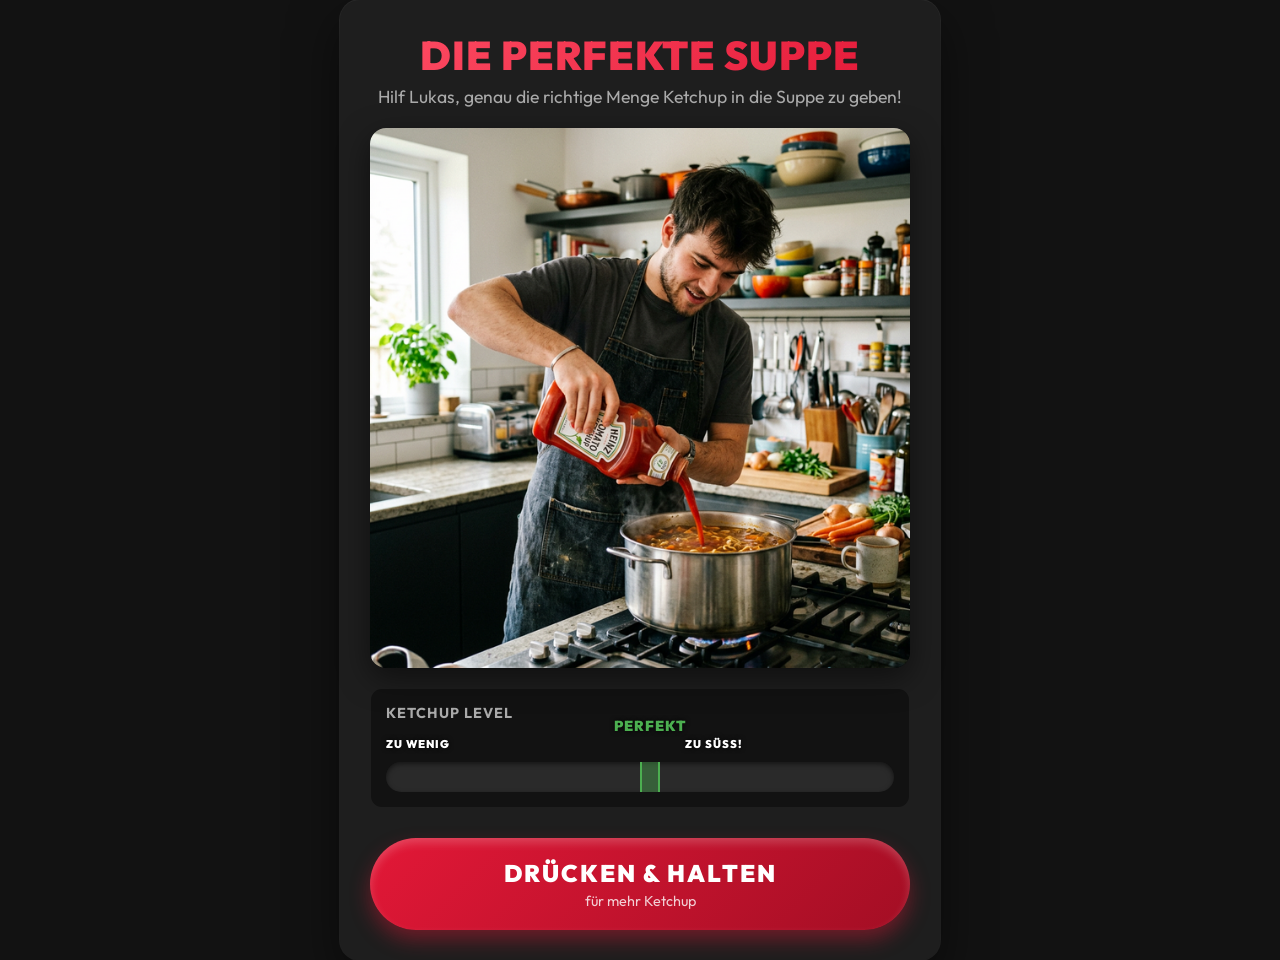
<file: ketchup-game/index.html>
<!DOCTYPE html>
<html lang="de">
<head>
    <meta charset="UTF-8">
    <meta name="viewport" content="width=device-width, initial-scale=1.0, viewport-fit=cover">
    <meta name="apple-mobile-web-app-capable" content="yes">
    <meta name="apple-mobile-web-app-status-bar-style" content="black-translucent">
    <title>Ketchup Suppen Spiel</title>
    <link rel="stylesheet" href="style.css">
    <link href="https://fonts.googleapis.com/css2?family=Outfit:wght@400;700;900&display=swap" rel="stylesheet">
</head>
<body>
    <div class="game-container">
        <div class="header">
            <h1>Die Perfekte Suppe</h1>
            <p>Hilf Lukas, genau die richtige Menge Ketchup in die Suppe zu geben!</p>
        </div>

        <div class="scene" id="gameScene">
            <div class="image-wrapper" id="imageWrapper">
                <img src="lukas.png" alt="Lukas gießt Ketchup" class="lukas-img" id="lukas">
                <div class="ketchup-stream" id="ketchupStream"></div>
            </div>
            
            <div id="funnyTextContainer" class="funny-text-container"></div>
            
            <div class="meter-container">
                <div class="meter-label">Ketchup Level</div>
                <div class="meter-wrapper">
                    <div class="meter-bg">
                        <div class="meter-fill" id="ketchupMeter"></div>
                    </div>
                    <div class="meter-markers">
                        <div class="marker marker-low" data-label="Zu wenig"></div>
                        <div class="marker marker-perfect" data-label="PERFEKT"></div>
                        <div class="marker marker-high" data-label="ZU SÜSS!"></div>
                    </div>
                </div>
            </div>
        </div>

        <div class="controls">
            <button id="pourBtn" class="pour-btn">
                <span class="btn-text">DRÜCKEN & HALTEN</span>
                <span class="btn-subtext">für mehr Ketchup</span>
            </button>
        </div>

        <div id="resultOverlay" class="result-overlay hidden">
            <div class="result-modal">
                <h2 id="resultTitle">Ergebnis</h2>
                <p id="resultText">Du hast X% Ketchup hinzugefügt.</p>
                <div class="rating-stars" id="ratingStars"></div>
                <button id="retryBtn" class="retry-btn">Nochmal versuchen</button>
            </div>
        </div>

        <div id="bloodyScreen" class="blood-screen hidden"></div>
    </div>
    <script src="script.js"></script>
</body>
</html>
</file>
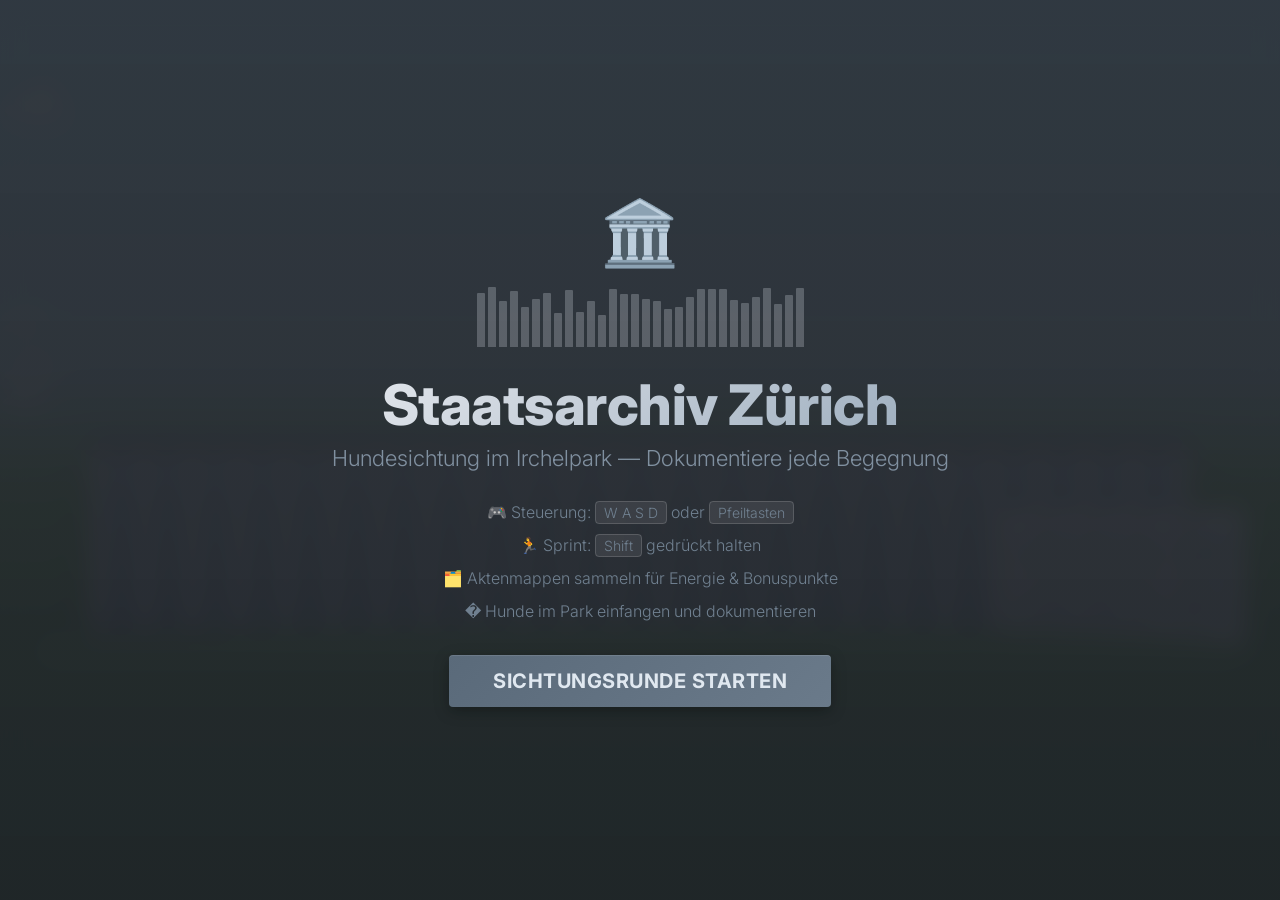
<file: hundefangen_stazh.html>
<!DOCTYPE html>
<html lang="de">

<head>
    <meta charset="UTF-8">
    <meta name="viewport" content="width=device-width, initial-scale=1.0, viewport-fit=cover">
    <meta name="apple-mobile-web-app-capable" content="yes">
    <meta name="apple-mobile-web-app-status-bar-style" content="black-translucent">
    <title>Staatsarchiv Zürich: Fensterblick Irchelpark</title>
    <link href="https://fonts.googleapis.com/css2?family=Inter:wght@300;400;600;700;800&display=swap" rel="stylesheet">
    <style>
        * {
            margin: 0;
            padding: 0;
            box-sizing: border-box;
            user-select: none;
        }

        html {
            height: -webkit-fill-available;
        }

        body {
            overflow: hidden;
            height: 100vh;
            height: -webkit-fill-available;
            background: #1a1a2e;
            font-family: 'Inter', 'Segoe UI', Tahoma, Geneva, Verdana, sans-serif;
        }

        #game-container {
            position: relative;
            width: 100vw;
            height: 100vh;
            height: -webkit-fill-available;
            background: linear-gradient(180deg, #87CEEB 0%, #B0D9F0 40%, #6BAF5B 55%, #4A8A3C 70%, #3D7A32 100%);
            overflow: hidden;
        }

        /* === STAATSARCHIV GEBÄUDE (CSS-Architektur) === */
        #staatsarchiv-building {
            position: absolute;
            bottom: 28%;
            left: 50%;
            transform: translateX(-50%);
            width: min(92vw, 1100px);
            z-index: 5;
            pointer-events: none;
        }

        .building-main {
            position: relative;
            height: 180px;
            display: flex;
            background: linear-gradient(180deg, #b8bcc2 0%, #a8acb2 50%, #989ca2 100%);
            border-top: 4px solid #7a7e84;
            box-shadow: 0 8px 32px rgba(0, 0, 0, 0.25), inset 0 1px 0 rgba(255, 255, 255, 0.3);
        }

        /* Vertikale Beton-Lamellen */
        .concrete-fin {
            flex: 0 0 auto;
            width: 18px;
            height: 100%;
            background: linear-gradient(90deg, #c5c9cf 0%, #d5d9df 40%, #b0b4ba 100%);
            box-shadow: 2px 0 4px rgba(0, 0, 0, 0.15), -1px 0 2px rgba(0, 0, 0, 0.08);
            position: relative;
            z-index: 2;
        }

        .concrete-fin::after {
            content: '';
            position: absolute;
            top: 0;
            left: 0;
            right: 0;
            bottom: 0;
            background: linear-gradient(180deg, rgba(255, 255, 255, 0.15) 0%, transparent 30%, transparent 70%, rgba(0, 0, 0, 0.08) 100%);
        }

        /* Glas-Panels zwischen den Lamellen */
        .glass-panel {
            flex: 1;
            height: 100%;
            background: linear-gradient(180deg,
                    rgba(120, 160, 190, 0.7) 0%,
                    rgba(100, 145, 175, 0.6) 20%,
                    rgba(85, 135, 165, 0.5) 50%,
                    rgba(70, 120, 150, 0.55) 80%,
                    rgba(60, 100, 130, 0.6) 100%);
            position: relative;
            overflow: hidden;
        }

        .glass-panel::before {
            content: '';
            position: absolute;
            top: 0;
            left: 0;
            right: 0;
            height: 40%;
            background: linear-gradient(180deg, rgba(180, 210, 235, 0.4) 0%, transparent 100%);
        }

        .glass-panel::after {
            content: '';
            position: absolute;
            top: 10%;
            left: 20%;
            width: 3px;
            height: 75%;
            background: rgba(255, 255, 255, 0.08);
            transform: skewX(-2deg);
        }

        /* Gebäude-Dach / oberer Abschluss */
        .building-roof {
            height: 12px;
            background: linear-gradient(180deg, #888c92, #a0a4aa);
            border-top: 2px solid #6a6e74;
            box-shadow: 0 -2px 8px rgba(0, 0, 0, 0.1);
        }

        /* Gebäude-Sockel */
        .building-base {
            height: 20px;
            background: linear-gradient(180deg, #7a7e84 0%, #686c72 100%);
            box-shadow: 0 4px 12px rgba(0, 0, 0, 0.3);
        }

        /* Rechter Anbau (weisser Trakt) */
        .building-annex {
            position: absolute;
            right: -5%;
            bottom: 0;
            width: 22%;
            height: 140px;
            background: linear-gradient(180deg, #e8eaec 0%, #d8dadc 100%);
            border: 1px solid #b0b4ba;
            box-shadow: -4px 0 12px rgba(0, 0, 0, 0.15);
            z-index: 1;
        }

        .annex-windows {
            display: grid;
            grid-template-columns: repeat(3, 1fr);
            grid-template-rows: repeat(2, 1fr);
            gap: 8px;
            padding: 20px 12px;
            height: 100%;
        }

        .annex-window {
            background: linear-gradient(180deg, rgba(130, 170, 190, 0.5) 0%, rgba(100, 140, 160, 0.4) 100%);
            border: 1px solid #a0a4aa;
            border-radius: 1px;
        }

        /* Spiegelung im Glas */
        .glass-reflection {
            position: absolute;
            top: 0;
            left: 8%;
            width: 35%;
            height: 100%;
            background: linear-gradient(135deg, rgba(255, 255, 255, 0.06) 0%, transparent 60%);
            pointer-events: none;
            z-index: 3;
        }

        /* Weg zum Gebäude */
        .building-path {
            position: absolute;
            bottom: 24%;
            left: 50%;
            transform: translateX(-50%) perspective(200px) rotateX(25deg);
            width: 120px;
            height: 80px;
            background: linear-gradient(180deg, #d4c9a8 0%, #c4b998 100%);
            border-radius: 2px;
            z-index: 4;
            pointer-events: none;
            opacity: 0.7;
        }

        /* Gras-Hügel vor dem Gebäude */
        .grass-mound {
            position: absolute;
            bottom: 26%;
            left: 50%;
            transform: translateX(-50%);
            width: min(96vw, 1200px);
            height: 40px;
            background: linear-gradient(180deg, #6BAF5B 0%, #5A9E4A 100%);
            border-radius: 50% 50% 0 0;
            z-index: 6;
            pointer-events: none;
        }

        /* === Wolken === */
        .cloud {
            position: absolute;
            font-size: 40px;
            opacity: 0.6;
            animation: cloudMove linear infinite;
            pointer-events: none;
        }

        @keyframes cloudMove {
            from {
                transform: translateX(-100px);
            }

            to {
                transform: translateX(calc(100vw + 100px));
            }
        }

        /* === Bäume / Parkdeko === */
        .tree {
            position: absolute;
            font-size: 50px;
            bottom: 0;
            pointer-events: none;
            filter: drop-shadow(2px 4px 3px rgba(0, 0, 0, 0.2));
        }

        /* === Rabenkrähen === */
        .crow {
            position: absolute;
            font-size: 28px;
            z-index: 8;
            pointer-events: none;
            filter: drop-shadow(1px 2px 2px rgba(0, 0, 0, 0.2));
            transition: transform 0.3s ease;
        }

        .crow-caw {
            position: absolute;
            background: rgba(30, 34, 40, 0.85);
            color: #d0d4da;
            padding: 3px 8px;
            border-radius: 8px;
            font-size: 11px;
            font-weight: 600;
            font-style: italic;
            z-index: 9;
            pointer-events: none;
            animation: cawFloat 1.2s ease-out forwards;
            letter-spacing: 0.5px;
        }

        @keyframes cawFloat {
            0% {
                transform: translateY(0) scale(0.5);
                opacity: 0;
            }

            15% {
                transform: translateY(-8px) scale(1);
                opacity: 1;
            }

            75% {
                opacity: 0.8;
            }

            100% {
                transform: translateY(-30px);
                opacity: 0;
            }
        }

        /* === Spieler und Hunde === */
        .dog {
            position: absolute;
            font-size: 40px;
            transition: none;
            z-index: 10;
            filter: drop-shadow(2px 3px 2px rgba(0, 0, 0, 0.3));
        }

        .dog.player {
            z-index: 20;
            font-size: 48px;
            filter: drop-shadow(2px 3px 4px rgba(0, 0, 0, 0.4));
        }

        .dog.caught {
            opacity: 0.85;
            font-size: 36px;
        }

        /* Fang-Effekt */
        .catch-effect {
            position: absolute;
            font-size: 24px;
            font-weight: bold;
            color: #FF6B00;
            text-shadow: 0 0 10px #FFD700;
            z-index: 100;
            pointer-events: none;
            animation: catchPop 0.8s ease-out forwards;
        }

        @keyframes catchPop {
            0% {
                transform: scale(0.5) translateY(0);
                opacity: 1;
            }

            50% {
                transform: scale(1.3) translateY(-30px);
                opacity: 1;
            }

            100% {
                transform: scale(1) translateY(-60px);
                opacity: 0;
            }
        }

        /* Konfetti */
        .confetti {
            position: absolute;
            width: 10px;
            height: 10px;
            z-index: 200;
            pointer-events: none;
            animation: confettiFall linear forwards;
        }

        @keyframes confettiFall {
            0% {
                transform: translateY(0) rotate(0deg);
                opacity: 1;
            }

            100% {
                transform: translateY(100vh) rotate(720deg);
                opacity: 0;
            }
        }

        /* === HUD === */
        #hud {
            position: absolute;
            top: 0;
            left: 0;
            right: 0;
            display: flex;
            justify-content: space-between;
            align-items: center;
            padding: 10px 24px;
            background: linear-gradient(180deg, rgba(60, 64, 70, 0.92) 0%, rgba(50, 54, 60, 0.88) 100%);
            backdrop-filter: blur(8px);
            z-index: 50;
            color: #e0e4ea;
            font-size: 18px;
            font-weight: 600;
            border-bottom: 1px solid rgba(255, 255, 255, 0.08);
        }

        #hud .hud-item {
            display: flex;
            align-items: center;
            gap: 6px;
        }

        #hud .hud-item span.label {
            color: #c0c8d0;
            font-weight: 400;
            font-size: 14px;
            letter-spacing: 0.5px;
            text-transform: uppercase;
        }

        /* === Screens === */
        #start-screen,
        #level-screen,
        #win-screen {
            position: absolute;
            top: 0;
            left: 0;
            right: 0;
            bottom: 0;
            display: flex;
            flex-direction: column;
            justify-content: center;
            align-items: center;
            background: linear-gradient(180deg, rgba(40, 44, 50, 0.92) 0%, rgba(30, 34, 40, 0.95) 100%);
            backdrop-filter: blur(12px);
            z-index: 500;
            color: white;
            text-align: center;
        }

        .screen-title {
            font-size: clamp(30px, 7vw, 56px);
            margin-bottom: 6px;
            font-weight: 800;
            letter-spacing: -0.5px;
            background: linear-gradient(135deg, #e0e4ea 0%, #a0b0c0 100%);
            -webkit-background-clip: text;
            -webkit-text-fill-color: transparent;
            background-clip: text;
        }

        .screen-subtitle {
            font-size: clamp(16px, 3.5vw, 22px);
            color: #8090a0;
            margin-bottom: 28px;
            font-weight: 300;
        }

        .screen-info {
            font-size: 16px;
            color: #708090;
            margin-bottom: 6px;
            line-height: 1.7;
            font-weight: 300;
        }

        .screen-info kbd {
            background: rgba(255, 255, 255, 0.08);
            border: 1px solid rgba(255, 255, 255, 0.15);
            border-radius: 4px;
            padding: 2px 8px;
            font-family: 'Inter', monospace;
            font-size: 14px;
        }

        /* Archiv-Signet auf Startscreen */
        .screen-signet {
            font-size: 64px;
            margin-bottom: 16px;
            opacity: 0.9;
        }

        .screen-building-silhouette {
            width: min(70vw, 500px);
            height: 60px;
            margin-bottom: 24px;
            display: flex;
            align-items: flex-end;
            justify-content: center;
            gap: 3px;
            opacity: 0.25;
        }

        .silhouette-fin {
            width: 8px;
            background: #e0e4ea;
            border-radius: 1px 1px 0 0;
        }

        .btn {
            margin-top: 24px;
            padding: 14px 44px;
            font-size: 20px;
            font-weight: 700;
            border: none;
            border-radius: 4px;
            cursor: pointer;
            background: linear-gradient(135deg, #5a6a7a 0%, #6a7a8a 100%);
            color: #e0e8f0;
            box-shadow: 0 4px 15px rgba(0, 0, 0, 0.3), inset 0 1px 0 rgba(255, 255, 255, 0.1);
            transition: transform 0.2s, box-shadow 0.2s;
            letter-spacing: 0.5px;
            text-transform: uppercase;
            font-family: 'Inter', sans-serif;
        }

        .btn:hover {
            transform: scale(1.03);
            box-shadow: 0 6px 20px rgba(0, 0, 0, 0.4);
            background: linear-gradient(135deg, #6a7a8a 0%, #7a8a9a 100%);
        }

        .btn:active {
            transform: scale(0.97);
        }

        .stats-box {
            background: rgba(255, 255, 255, 0.05);
            border: 1px solid rgba(255, 255, 255, 0.08);
            border-radius: 8px;
            padding: 18px 36px;
            margin: 16px 0;
        }

        .stats-box .stat {
            font-size: 20px;
            margin: 6px 0;
            font-weight: 300;
        }

        .stats-box .stat .val {
            color: #a0c0e0;
            font-weight: 700;
        }

        /* === Pfotenabdrücke === */
        .paw-print {
            position: absolute;
            font-size: 16px;
            opacity: 0.3;
            pointer-events: none;
            animation: pawFade 2s ease-out forwards;
        }

        @keyframes pawFade {
            0% {
                opacity: 0.3;
            }

            100% {
                opacity: 0;
            }
        }

        /* === Wuff-Bubble === */
        .wuff-bubble {
            position: absolute;
            background: rgba(255, 255, 255, 0.95);
            color: #3a4450;
            padding: 4px 10px;
            border-radius: 10px;
            font-size: 13px;
            font-weight: 600;
            z-index: 30;
            pointer-events: none;
            animation: bubbleFloat 1s ease-out forwards;
            box-shadow: 0 2px 8px rgba(0, 0, 0, 0.15);
        }

        .wuff-bubble::after {
            content: '';
            position: absolute;
            bottom: -5px;
            left: 50%;
            transform: translateX(-50%);
            border-left: 5px solid transparent;
            border-right: 5px solid transparent;
            border-top: 5px solid rgba(255, 255, 255, 0.95);
        }

        @keyframes bubbleFloat {
            0% {
                transform: translateY(0) scale(0.5);
                opacity: 0;
            }

            20% {
                transform: translateY(-10px) scale(1);
                opacity: 1;
            }

            80% {
                opacity: 1;
            }

            100% {
                transform: translateY(-40px);
                opacity: 0;
            }
        }

        /* === Mini-Map === */
        #minimap {
            position: absolute;
            bottom: 12px;
            right: 12px;
            width: 150px;
            height: 100px;
            background: rgba(40, 44, 50, 0.7);
            border: 1px solid rgba(255, 255, 255, 0.12);
            border-radius: 4px;
            z-index: 40;
            overflow: hidden;
            backdrop-filter: blur(4px);
        }

        .minimap-dot {
            position: absolute;
            width: 6px;
            height: 6px;
            border-radius: 50%;
        }

        .minimap-dot.player-dot {
            background: #a0c0e0;
            width: 8px;
            height: 8px;
            box-shadow: 0 0 4px #a0c0e0;
        }

        .minimap-dot.enemy-dot {
            background: #e07060;
        }

        .minimap-dot.caught-dot {
            background: #70b070;
        }

        /* === Speed Indicator === */
        .speed-indicator {
            position: absolute;
            bottom: 12px;
            left: 12px;
            color: #d0d8e0;
            font-size: 14px;
            background: rgba(40, 44, 50, 0.7);
            padding: 8px 14px;
            border-radius: 4px;
            z-index: 40;
            border: 1px solid rgba(255, 255, 255, 0.08);
            backdrop-filter: blur(4px);
            font-weight: 400;
        }

        /* === Dog Animations === */
        .dog-bounce {
            animation: dogBounce 0.5s ease-in-out infinite alternate;
        }

        @keyframes dogBounce {
            0% {
                transform: translateY(0) scaleX(1);
            }

            100% {
                transform: translateY(-5px) scaleX(-1);
            }
        }

        .dog-idle {
            animation: dogIdle 1.5s ease-in-out infinite alternate;
        }

        @keyframes dogIdle {
            0% {
                transform: translateY(0);
            }

            100% {
                transform: translateY(-3px);
            }
        }

        /* === Power-Up === */
        .powerup {
            position: absolute;
            font-size: 32px;
            z-index: 15;
            animation: powerupFloat 1s ease-in-out infinite alternate;
            filter: drop-shadow(0 0 6px rgba(180, 200, 220, 0.6));
            cursor: pointer;
        }

        @keyframes powerupFloat {
            0% {
                transform: translateY(0) scale(1);
            }

            100% {
                transform: translateY(-8px) scale(1.1);
            }
        }

        /* === Wegmarkierungen / Pollards === */
        .path-bollard {
            position: absolute;
            width: 6px;
            height: 16px;
            background: linear-gradient(180deg, #3a3e44 0%, #2a2e34 100%);
            border-radius: 3px 3px 0 0;
            z-index: 4;
            pointer-events: none;
        }

        /* === Mobile Controls === */
        #mobile-controls {
            display: none;
            position: absolute;
            bottom: 20px;
            bottom: calc(20px + env(safe-area-inset-bottom, 0px));
            left: 50%;
            transform: translateX(-50%);
            z-index: 60;
        }

        .mobile-btn {
            width: 60px;
            height: 60px;
            background: rgba(60, 64, 70, 0.5);
            border: 1px solid rgba(255, 255, 255, 0.2);
            border-radius: 50%;
            font-size: 28px;
            display: flex;
            align-items: center;
            justify-content: center;
            cursor: pointer;
            -webkit-tap-highlight-color: transparent;
            backdrop-filter: blur(4px);
        }

        .mobile-btn:active {
            background: rgba(80, 84, 90, 0.6);
        }

        .mobile-row {
            display: flex;
            justify-content: center;
            gap: 5px;
        }

        @media (pointer: coarse) {
            #mobile-controls {
                display: block;
            }



            .building-main {
                height: 120px;
            }

            .concrete-fin {
                width: 12px;
            }
        }
    </style>
</head>

<body>
    <div id="game-container">
        <!-- HUD -->
        <div id="hud" style="display:none;">
            <div class="hud-item">
                <span class="label">🗂️ Sichtungen:</span>
                <span id="pack-count">0</span>
            </div>
            <div class="hud-item">
                <span class="label">⭐ Punkte:</span>
                <span id="score">0</span>
            </div>
            <div class="hud-item">
                <span class="label">⏱️ Zeit:</span>
                <span id="timer">0:00</span>
            </div>
            <div class="hud-item">
                <span class="label">📊 Fenster:</span>
                <span id="level">1</span>
            </div>
        </div>



        <!-- Staatsarchiv Gebäude (Architektur) -->
        <div id="staatsarchiv-building">
            <div class="building-roof"></div>
            <div class="building-main" id="building-fins-container">
                <div class="glass-reflection"></div>
                <!-- Fins + Glass panels generated by JS -->
            </div>
            <div class="building-base"></div>
            <div class="building-annex">
                <div class="annex-windows">
                    <div class="annex-window"></div>
                    <div class="annex-window"></div>
                    <div class="annex-window"></div>
                    <div class="annex-window"></div>
                    <div class="annex-window"></div>
                    <div class="annex-window"></div>
                </div>
            </div>
        </div>

        <!-- Gras-Hügel -->
        <div class="grass-mound"></div>

        <!-- Weg -->
        <div class="building-path"></div>

        <!-- Minimap -->
        <div id="minimap" style="display:none;"></div>

        <!-- Speed Indicator -->
        <div class="speed-indicator" id="speed-indicator" style="display:none;">
            👀 Fensterblick
        </div>

        <!-- Mobile Controls -->
        <div id="mobile-controls">
            <div class="mobile-row">
                <div class="mobile-btn" data-dir="up">⬆️</div>
            </div>
            <div class="mobile-row">
                <div class="mobile-btn" data-dir="left">⬅️</div>
                <div class="mobile-btn" data-dir="down">⬇️</div>
                <div class="mobile-btn" data-dir="right">➡️</div>
            </div>
        </div>

        <!-- Start Screen -->
        <div id="start-screen">
            <div class="screen-signet">🏛️</div>
            <div class="screen-building-silhouette" id="start-silhouette"></div>
            <div class="screen-title">Staatsarchiv Zürich</div>
            <div class="screen-subtitle">Hundesichtung im Irchelpark — Dokumentiere jede Begegnung</div>
            <div class="screen-info">🎮 Steuerung: <kbd>W A S D</kbd> oder <kbd>Pfeiltasten</kbd></div>
            <div class="screen-info">🏃 Sprint: <kbd>Shift</kbd> gedrückt halten</div>
            <div class="screen-info">🗂️ Aktenmappen sammeln für Energie & Bonuspunkte</div>
            <div class="screen-info">� Hunde im Park einfangen und dokumentieren</div>
            <button class="btn" id="start-btn">Sichtungsrunde starten</button>
        </div>

        <!-- Level Complete Screen -->
        <div id="level-screen" style="display:none;">
            <div class="screen-title">Sichtungsrunde abgeschlossen</div>
            <div class="stats-box">
                <div class="stat">🐕 Hunde dokumentiert: <span class="val" id="ls-dogs">0</span></div>
                <div class="stat">⭐ Punkte: <span class="val" id="ls-score">0</span></div>
                <div class="stat">⏱️ Zeit: <span class="val" id="ls-time">0:00</span></div>
            </div>
            <button class="btn" id="next-btn">Nächstes Fenster öffnen</button>
        </div>

        <!-- Win Screen -->
        <div id="win-screen" style="display:none;">
            <div class="screen-title">Archivbericht komplett</div>
            <div class="screen-subtitle">Alle Fenster am Staatsarchiv wurden ausgewertet.</div>
            <div class="stats-box">
                <div class="stat">⭐ Gesamtpunkte: <span class="val" id="ws-score">0</span></div>
                <div class="stat">⏱️ Gesamtzeit: <span class="val" id="ws-time">0:00</span></div>
                <div class="stat">🐕 Hunde dokumentiert: <span class="val" id="ws-dogs">0</span></div>
            </div>
            <button class="btn" id="restart-btn">Neue Tagesrunde</button>
        </div>
    </div>

    <script>
        // ============================================================
        // STAATSARCHIV ZUERICH: FENSTERBLICK IRCHELPARK
        // ============================================================

        const container = document.getElementById('game-container');
        const hud = document.getElementById('hud');
        const minimapEl = document.getElementById('minimap');
        const speedIndicator = document.getElementById('speed-indicator');

        // Dog Emojis
        const DOG_EMOJIS = ['🐶', '🐩', '🦮', '🐕‍🦺', '🐕', '🦊'];
        const PLAYER_EMOJI = '🐕';
        const POWERUP_EMOJI = '🗂️';
        const BARK_SOUNDS = ['Wuff!', 'Wau wau!', 'Hechel...', 'Ruff!', 'Japs!', 'Wuff wuff!', 'Schnüffel...', 'Gassi!', '*schwanzwedel*', 'Kläff!', 'Wau!', '*hechel hechel*', 'Grrrr...', '*bell*', 'Yip!'];
        const CROW_CAWS = ['Kräh!', 'Kraa!', 'Krah krah!', 'Krrää!', 'Caw!', 'Krächz!'];
        const CROW_EMOJIS = ['🐦‍⬛'];

        // Level Konfiguration
        const LEVELS = [
            { dogs: 5, speed: 1.4, name: "Nordfenster", spot: "Irchelpark Wiesenrand", bgColor1: '#9ED3EC', bgColor2: '#4E9362', powerups: 2, sightingRate: 260 },
            { dogs: 7, speed: 1.95, name: "Lesesaalfenster", spot: "Beliebte Gassi-Route", bgColor1: '#E9CFA5', bgColor2: '#5A9F69', powerups: 3, sightingRate: 230 },
            { dogs: 9, speed: 2.35, name: "Westfenster", spot: "Bachweg im Irchelpark", bgColor1: '#9AC6E3', bgColor2: '#74B84A', powerups: 2, sightingRate: 205 },
            { dogs: 11, speed: 2.85, name: "Magazinfenster", spot: "Hundegruppe am Hang", bgColor1: '#D5B9D8', bgColor2: '#6AAE6A', powerups: 4, sightingRate: 180 },
            { dogs: 14, speed: 3.3, name: "Panoramafenster", spot: "Hauptweg Irchelpark", bgColor1: '#F2AE8B', bgColor2: '#53A065', powerups: 3, sightingRate: 155 },
        ];

        // Game State
        let state = {
            running: false,
            level: 0,
            score: 0,
            totalDogsCaught: 0,
            startTime: 0,
            levelStartTime: 0,
            player: { x: 0, y: 0, vx: 0, vy: 0, speed: 4, sprinting: false, stamina: 100 },
            dogs: [],
            caughtDogs: [], // Trail following player
            powerups: [],
            keys: {},
            mobileDir: { up: false, down: false, left: false, right: false },
            pawTimer: 0,
            archiveSightingTimer: 0,
            activeWindowIndex: -1,
            gameWidth: 0,
            gameHeight: 0,
        };

        // DOM Elements
        let playerEl = null;
        let dogElements = [];
        let caughtElements = [];
        let powerupElements = [];
        let treeElements = [];
        let cloudElements = [];
        let crowState = []; // { x, y, vx, vy, cawTimer, el }

        // ============================================================
        // Initialisierung
        // ============================================================

        function init() {
            state.gameWidth = window.innerWidth;
            state.gameHeight = window.innerHeight;

            // Events
            document.addEventListener('keydown', e => {
                state.keys[e.key.toLowerCase()] = true;
                if (['arrowup', 'arrowdown', 'arrowleft', 'arrowright', ' '].includes(e.key.toLowerCase())) {
                    e.preventDefault();
                }
            });
            document.addEventListener('keyup', e => {
                state.keys[e.key.toLowerCase()] = false;
            });

            // Mobile Controls
            document.querySelectorAll('.mobile-btn').forEach(btn => {
                const dir = btn.dataset.dir;
                btn.addEventListener('touchstart', e => { e.preventDefault(); state.mobileDir[dir] = true; }, { passive: false });
                btn.addEventListener('touchend', e => { e.preventDefault(); state.mobileDir[dir] = false; }, { passive: false });
            });

            // Buttons
            document.getElementById('start-btn').addEventListener('click', startGame);
            document.getElementById('next-btn').addEventListener('click', nextLevel);
            document.getElementById('restart-btn').addEventListener('click', restartGame);

            // Resize
            window.addEventListener('resize', () => {
                state.gameWidth = window.innerWidth;
                state.gameHeight = window.innerHeight;
            });

            // Deko
            createClouds();
            createBuildingFins();
            createStartSilhouette();
        }

        function createClouds() {
            for (let i = 0; i < 4; i++) {
                const cloud = document.createElement('div');
                cloud.className = 'cloud';
                cloud.textContent = '☁️';
                cloud.style.top = (5 + Math.random() * 40) + '%';
                cloud.style.animationDuration = (15 + Math.random() * 20) + 's';
                cloud.style.animationDelay = (-Math.random() * 20) + 's';
                cloud.style.fontSize = (30 + Math.random() * 30) + 'px';
                container.appendChild(cloud);
                cloudElements.push(cloud);
            }
        }

        function createBuildingFins() {
            const container = document.getElementById('building-fins-container');
            const finCount = window.matchMedia('(pointer: coarse)').matches ? 16 : 24;
            // Clear existing fins (keep the glass-reflection)
            const reflection = container.querySelector('.glass-reflection');
            container.innerHTML = '';
            if (reflection) container.appendChild(reflection);

            for (let i = 0; i < finCount; i++) {
                const fin = document.createElement('div');
                fin.className = 'concrete-fin';
                container.appendChild(fin);

                if (i < finCount - 1) {
                    const glass = document.createElement('div');
                    glass.className = 'glass-panel';
                    container.appendChild(glass);
                }
            }
        }

        function createStartSilhouette() {
            const sil = document.getElementById('start-silhouette');
            if (!sil) return;
            sil.innerHTML = '';
            for (let i = 0; i < 30; i++) {
                const fin = document.createElement('div');
                fin.className = 'silhouette-fin';
                const h = 30 + Math.random() * 30;
                fin.style.height = h + 'px';
                sil.appendChild(fin);
            }
        }

        function createCrows() {
            // Remove old crows
            crowState.forEach(c => c.el.remove());
            crowState = [];

            const count = 3 + Math.floor(Math.random() * 3); // 3-5 crows
            for (let i = 0; i < count; i++) {
                const el = document.createElement('div');
                el.className = 'crow';
                el.textContent = CROW_EMOJIS[0];
                container.appendChild(el);

                const crow = {
                    x: Math.random() * state.gameWidth,
                    y: 30 + Math.random() * (state.gameHeight * 0.3),
                    vx: (0.5 + Math.random() * 1.2) * (Math.random() < 0.5 ? 1 : -1),
                    vy: (Math.random() - 0.5) * 0.3,
                    cawTimer: Math.random() * 400,
                    glideTimer: Math.random() * 200,
                    el: el,
                };
                crowState.push(crow);
            }
        }

        function updateCrows(dt) {
            crowState.forEach(crow => {
                crow.cawTimer += dt;
                crow.glideTimer += dt;

                // Occasional direction shifts (gliding)
                if (crow.glideTimer > 120 + Math.random() * 200) {
                    crow.glideTimer = 0;
                    crow.vy = (Math.random() - 0.5) * 0.4;
                    crow.vx += (Math.random() - 0.5) * 0.3;
                    // Keep horizontal speed reasonable
                    const absVx = Math.abs(crow.vx);
                    if (absVx < 0.3) crow.vx = 0.5 * Math.sign(crow.vx);
                    if (absVx > 2) crow.vx = 2 * Math.sign(crow.vx);
                }

                crow.x += crow.vx * dt;
                crow.y += crow.vy * dt;

                // Wrap horizontally
                if (crow.x < -40) crow.x = state.gameWidth + 30;
                if (crow.x > state.gameWidth + 40) crow.x = -30;

                // Keep in upper part of screen
                crow.y = Math.max(20, Math.min(state.gameHeight * 0.4, crow.y));

                // Render
                crow.el.style.left = crow.x + 'px';
                crow.el.style.top = crow.y + 'px';
                crow.el.style.transform = crow.vx < 0 ? 'scaleX(-1)' : 'scaleX(1)';

                // Occasional cawing
                if (crow.cawTimer > 300 + Math.random() * 500) {
                    crow.cawTimer = 0;
                    if (Math.random() < 0.4) {
                        showCrowCaw(crow.x, crow.y - 15);
                    }
                }
            });
        }

        function showCrowCaw(x, y) {
            const caw = document.createElement('div');
            caw.className = 'crow-caw';
            caw.textContent = CROW_CAWS[Math.floor(Math.random() * CROW_CAWS.length)];
            caw.style.left = (x - 10) + 'px';
            caw.style.top = (y - 15) + 'px';
            container.appendChild(caw);
            setTimeout(() => caw.remove(), 1200);
        }

        function createTrees() {
            // Clear old trees
            treeElements.forEach(t => t.remove());
            treeElements = [];

            const trees = ['🌳', '🌲', '🌿', '🌱', '🪑', '🚶', '🚴', '🦆'];
            const count = 8 + Math.floor(Math.random() * 6);
            for (let i = 0; i < count; i++) {
                const tree = document.createElement('div');
                tree.className = 'tree';
                tree.textContent = trees[Math.floor(Math.random() * trees.length)];
                tree.style.left = (Math.random() * 90 + 5) + '%';
                tree.style.bottom = (Math.random() * 35) + '%';
                tree.style.fontSize = (35 + Math.random() * 30) + 'px';
                tree.style.opacity = 0.7 + Math.random() * 0.3;
                container.appendChild(tree);
                treeElements.push(tree);
            }
        }

        // ============================================================
        // Spiel starten
        // ============================================================

        function startGame() {
            document.getElementById('start-screen').style.display = 'none';
            state.level = 0;
            state.score = 0;
            state.totalDogsCaught = 0;
            state.startTime = Date.now();
            startLevel();
        }

        function restartGame() {
            document.getElementById('win-screen').style.display = 'none';
            state.level = 0;
            state.score = 0;
            state.totalDogsCaught = 0;
            state.startTime = Date.now();
            startLevel();
        }

        function nextLevel() {
            document.getElementById('level-screen').style.display = 'none';
            state.level++;
            if (state.level >= LEVELS.length) {
                showWinScreen();
                return;
            }
            startLevel();
        }

        function startLevel() {
            const lvl = LEVELS[state.level];

            // Update background - smooth gradient with Irchelpark feel
            container.style.background = `linear-gradient(180deg, ${lvl.bgColor1} 0%, ${lvl.bgColor1} 40%, ${lvl.bgColor2} 55%, ${lvl.bgColor2} 100%)`;


            // Clear old elements
            clearGameElements();

            // Create decorations
            createTrees();

            // Show HUD
            hud.style.display = 'flex';
            minimapEl.style.display = 'block';
            speedIndicator.style.display = 'block';
            document.getElementById('level').textContent = state.level + 1;

            // Place player in center
            state.player.x = state.gameWidth / 2;
            state.player.y = state.gameHeight / 2;
            state.player.vx = 0;
            state.player.vy = 0;
            state.player.stamina = 100;

            // Create player element
            playerEl = document.createElement('div');
            playerEl.className = 'dog player dog-idle';
            playerEl.textContent = PLAYER_EMOJI;
            container.appendChild(playerEl);

            // Create enemy dogs
            state.dogs = [];
            dogElements = [];
            for (let i = 0; i < lvl.dogs; i++) {
                const dog = {
                    x: Math.random() * (state.gameWidth - 100) + 50,
                    y: Math.random() * (state.gameHeight - 200) + 100,
                    vx: (Math.random() - 0.5) * 2,
                    vy: (Math.random() - 0.5) * 2,
                    emoji: DOG_EMOJIS[Math.floor(Math.random() * DOG_EMOJIS.length)],
                    speed: lvl.speed * (0.8 + Math.random() * 0.4),
                    scared: false,
                    scaredTimer: 0,
                    wanderTimer: Math.random() * 100,
                    barkTimer: Math.random() * 300,
                };
                state.dogs.push(dog);

                const el = document.createElement('div');
                el.className = 'dog dog-idle';
                el.textContent = dog.emoji;
                container.appendChild(el);
                dogElements.push(el);
            }

            // Create powerups
            state.powerups = [];
            powerupElements = [];
            for (let i = 0; i < lvl.powerups; i++) {
                createPowerup();
            }

            // Configure caught dogs trail
            state.caughtDogs = [];
            caughtElements = [];

            // Create crows for this level
            createCrows();

            // Start time
            state.levelStartTime = Date.now();

            // Start game loop
            state.running = true;
            requestAnimationFrame(gameLoop);
        }

        function createPowerup() {
            const pu = {
                x: Math.random() * (state.gameWidth - 100) + 50,
                y: Math.random() * (state.gameHeight - 200) + 100,
                type: 'archive-doc',
            };
            state.powerups.push(pu);

            const el = document.createElement('div');
            el.className = 'powerup';
            el.textContent = POWERUP_EMOJI;
            container.appendChild(el);
            powerupElements.push(el);
        }

        function clearGameElements() {
            if (playerEl) playerEl.remove();
            dogElements.forEach(el => el.remove());
            caughtElements.forEach(el => el.remove());
            powerupElements.forEach(el => el.remove());
            document.querySelectorAll('.paw-print, .catch-effect, .wuff-bubble, .confetti').forEach(el => el.remove());
            dogElements = [];
            caughtElements = [];
            powerupElements = [];
            state.dogs = [];
            state.caughtDogs = [];
            state.powerups = [];
        }

        // ============================================================
        // Game Loop
        // ============================================================

        let lastTime = 0;

        function gameLoop(timestamp) {
            if (!state.running) return;

            const dt = Math.min((timestamp - lastTime) / 16.67, 3); // Normalize to ~60fps
            lastTime = timestamp;

            updatePlayer(dt);
            updateDogs(dt);
            updateCaughtDogs(dt);
            updateCrows(dt);
            checkCollisions();
            updateHUD();
            updateMinimap();
            render();

            requestAnimationFrame(gameLoop);
        }

        // ============================================================
        // Spieler Update
        // ============================================================

        function updatePlayer(dt) {
            const p = state.player;
            let dx = 0, dy = 0;

            // Input
            if (state.keys['w'] || state.keys['arrowup'] || state.mobileDir.up) dy -= 1;
            if (state.keys['s'] || state.keys['arrowdown'] || state.mobileDir.down) dy += 1;
            if (state.keys['a'] || state.keys['arrowleft'] || state.mobileDir.left) dx -= 1;
            if (state.keys['d'] || state.keys['arrowright'] || state.mobileDir.right) dx += 1;

            // Normalize diagonal
            if (dx !== 0 && dy !== 0) {
                dx *= 0.707;
                dy *= 0.707;
            }

            // Sprint
            const isSprinting = (state.keys['shift'] || state.keys['Shift']) && p.stamina > 0 && (dx !== 0 || dy !== 0);
            p.sprinting = isSprinting;

            if (isSprinting) {
                p.stamina = Math.max(0, p.stamina - 0.8 * dt);
            } else {
                p.stamina = Math.min(100, p.stamina + 0.3 * dt);
            }

            const speed = isSprinting ? p.speed * 1.6 : p.speed;

            // Apply velocity with smoothing
            p.vx = dx * speed;
            p.vy = dy * speed;

            p.x += p.vx * dt;
            p.y += p.vy * dt;

            // Bounds
            p.x = Math.max(25, Math.min(state.gameWidth - 25, p.x));
            p.y = Math.max(70, Math.min(state.gameHeight - 25, p.y));

            // Paw prints
            state.pawTimer += dt;
            if ((Math.abs(p.vx) > 0.5 || Math.abs(p.vy) > 0.5) && state.pawTimer > 8) {
                state.pawTimer = 0;
                createPawPrint(p.x, p.y);
            }

            // Speed indicator
            if (isSprinting) {
                speedIndicator.innerHTML = `🏃 Aktenlauf (${Math.round(p.stamina)}%)`;
                speedIndicator.style.color = p.stamina < 20 ? '#FF4444' : '#FFD700';
            } else {
                speedIndicator.innerHTML = `👀 Fensterblick (${Math.round(p.stamina)}%)`;
                speedIndicator.style.color = 'white';
            }

            // Animation class
            if (Math.abs(p.vx) > 0.5 || Math.abs(p.vy) > 0.5) {
                playerEl.className = 'dog player dog-bounce';
            } else {
                playerEl.className = 'dog player dog-idle';
            }
        }

        function createPawPrint(x, y) {
            const paw = document.createElement('div');
            paw.className = 'paw-print';
            paw.textContent = '🐾';
            paw.style.left = (x - 8) + 'px';
            paw.style.top = (y + 10) + 'px';
            container.appendChild(paw);
            setTimeout(() => paw.remove(), 2000);
        }

        // ============================================================
        // Hunde KI
        // ============================================================

        function updateDogs(dt) {
            const p = state.player;

            state.dogs.forEach((dog, i) => {
                const distToPlayer = distance(dog.x, dog.y, p.x, p.y);
                const fleeRange = 180;
                const panicRange = 100;

                dog.wanderTimer += dt;
                dog.barkTimer += dt;

                // Gelegentlich bellen
                if (dog.barkTimer > 200 + Math.random() * 300) {
                    dog.barkTimer = 0;
                    if (Math.random() < 0.3) {
                        showBark(dog.x, dog.y - 20);
                    }
                }

                if (distToPlayer < panicRange) {
                    // PANIK - schnell wegrennen
                    const angle = Math.atan2(dog.y - p.y, dog.x - p.x);
                    dog.vx = Math.cos(angle) * dog.speed * 1.8;
                    dog.vy = Math.sin(angle) * dog.speed * 1.8;
                    dog.scared = true;

                    // Bellen wenn panisch
                    if (Math.random() < 0.02) {
                        showBark(dog.x, dog.y - 20);
                    }
                } else if (distToPlayer < fleeRange) {
                    // Nervös - wegbewegen
                    const angle = Math.atan2(dog.y - p.y, dog.x - p.x);
                    dog.vx += Math.cos(angle) * dog.speed * 0.15 * dt;
                    dog.vy += Math.sin(angle) * dog.speed * 0.15 * dt;
                    dog.scared = true;
                } else {
                    dog.scared = false;

                    // Frei herumlaufen
                    if (dog.wanderTimer > 60 + Math.random() * 80) {
                        dog.wanderTimer = 0;
                        const angle = Math.random() * Math.PI * 2;
                        dog.vx = Math.cos(angle) * dog.speed * 0.6;
                        dog.vy = Math.sin(angle) * dog.speed * 0.6;
                    }
                }

                // Geschwindigkeit begrenzen
                const maxSpd = dog.scared ? dog.speed * 2 : dog.speed;
                const currentSpd = Math.sqrt(dog.vx * dog.vx + dog.vy * dog.vy);
                if (currentSpd > maxSpd) {
                    dog.vx = (dog.vx / currentSpd) * maxSpd;
                    dog.vy = (dog.vy / currentSpd) * maxSpd;
                }

                // Reibung
                dog.vx *= 0.98;
                dog.vy *= 0.98;

                // Position aktualisieren
                dog.x += dog.vx * dt;
                dog.y += dog.vy * dt;

                // Bounds - von Wänden abprallen
                if (dog.x < 30) { dog.x = 30; dog.vx = Math.abs(dog.vx) * 0.8; }
                if (dog.x > state.gameWidth - 30) { dog.x = state.gameWidth - 30; dog.vx = -Math.abs(dog.vx) * 0.8; }
                if (dog.y < 70) { dog.y = 70; dog.vy = Math.abs(dog.vy) * 0.8; }
                if (dog.y > state.gameHeight - 30) { dog.y = state.gameHeight - 30; dog.vy = -Math.abs(dog.vy) * 0.8; }

                // Animation
                if (dog.scared) {
                    dogElements[i].className = 'dog dog-bounce';
                } else if (Math.abs(dog.vx) > 0.3 || Math.abs(dog.vy) > 0.3) {
                    dogElements[i].className = 'dog dog-bounce';
                } else {
                    dogElements[i].className = 'dog dog-idle';
                }
            });
        }

        // ============================================================
        // Gefangene Hunde (Schlange)
        // ============================================================

        function updateCaughtDogs(dt) {
            if (state.caughtDogs.length === 0) return;

            // Erster gefangener Hund folgt dem Spieler
            const leader = { x: state.player.x, y: state.player.y };
            const followDist = 40;

            state.caughtDogs.forEach((dog, i) => {
                const target = i === 0 ? leader : state.caughtDogs[i - 1];
                const dist = distance(dog.x, dog.y, target.x, target.y);

                if (dist > followDist) {
                    const angle = Math.atan2(target.y - dog.y, target.x - dog.x);
                    const moveSpeed = Math.min(dist * 0.12, state.player.speed * 1.2);
                    dog.x += Math.cos(angle) * moveSpeed * dt;
                    dog.y += Math.sin(angle) * moveSpeed * dt;
                }
            });
        }

        // ============================================================
        // Kollisionserkennung
        // ============================================================

        function checkCollisions() {
            const p = state.player;

            // Hunde fangen
            for (let i = state.dogs.length - 1; i >= 0; i--) {
                const dog = state.dogs[i];
                const dist = distance(p.x, p.y, dog.x, dog.y);

                if (dist < 40) {
                    catchDog(i);
                }
            }

            // Powerups sammeln
            for (let i = state.powerups.length - 1; i >= 0; i--) {
                const pu = state.powerups[i];
                const dist = distance(p.x, p.y, pu.x, pu.y);

                if (dist < 35) {
                    collectPowerup(i);
                }
            }

            // Check level complete
            if (state.dogs.length === 0 && state.running) {
                levelComplete();
            }
        }

        function catchDog(index) {
            const dog = state.dogs[index];

            // Effekte
            showCatchEffect(dog.x, dog.y, '🗂️ Sichtung erfasst');
            showBark(dog.x, dog.y - 30);

            // Punkte
            const pointsBase = 100;
            const speedBonus = Math.floor(dog.speed * 20);
            const comboMultiplier = Math.min(state.caughtDogs.length + 1, 5);
            const points = (pointsBase + speedBonus) * comboMultiplier;
            state.score += points;
            state.totalDogsCaught++;

            // Show points
            showPointsPopup(dog.x, dog.y - 10, `+${points}`);

            // Zum Rudel hinzufügen
            const lastPos = state.caughtDogs.length > 0
                ? state.caughtDogs[state.caughtDogs.length - 1]
                : state.player;

            const caughtDog = {
                x: lastPos.x,
                y: lastPos.y,
                emoji: dog.emoji,
            };
            state.caughtDogs.push(caughtDog);

            // Element erstellen
            const el = document.createElement('div');
            el.className = 'dog caught dog-idle';
            el.textContent = dog.emoji;
            container.appendChild(el);
            caughtElements.push(el);

            // Altes Element entfernen
            dogElements[index].remove();
            dogElements.splice(index, 1);
            state.dogs.splice(index, 1);
        }

        function collectPowerup(index) {
            const pu = state.powerups[index];
            state.score += 50;
            state.player.stamina = Math.min(100, state.player.stamina + 45);

            // Temporärer Geschwindigkeitsboost
            const originalSpeed = 4;
            state.player.speed = originalSpeed * 1.25;
            clearTimeout(state.player._speedTimeout);
            state.player._speedTimeout = setTimeout(() => {
                state.player.speed = originalSpeed;
            }, 3000);

            showCatchEffect(pu.x, pu.y, '� Archiv-Boost!');
            showPointsPopup(pu.x, pu.y - 10, '+50 ⚡ Turbo!');

            powerupElements[index].remove();
            powerupElements.splice(index, 1);
            state.powerups.splice(index, 1);

            // Spawn new one after a while
            setTimeout(() => {
                if (state.running && state.dogs.length > 0) {
                    createPowerup();
                }
            }, 5000);
        }

        // ============================================================
        // Level geschafft
        // ============================================================

        function levelComplete() {
            state.running = false;

            const levelTime = formatTime((Date.now() - state.levelStartTime) / 1000);
            const timeBonus = Math.max(0, 500 - Math.floor((Date.now() - state.levelStartTime) / 1000) * 5);
            state.score += timeBonus;

            // Konfetti!
            spawnConfetti();

            if (state.level >= LEVELS.length - 1) {
                // Spiel gewonnen!
                setTimeout(() => showWinScreen(), 1500);
            } else {
                setTimeout(() => {
                    const ls = document.getElementById('level-screen');
                    document.getElementById('ls-dogs').textContent = state.caughtDogs.length;
                    document.getElementById('ls-score').textContent = state.score;
                    document.getElementById('ls-time').textContent = levelTime;
                    ls.style.display = 'flex';
                }, 1500);
            }
        }

        function showWinScreen() {
            const totalTime = formatTime((Date.now() - state.startTime) / 1000);
            const ws = document.getElementById('win-screen');
            document.getElementById('ws-score').textContent = state.score;
            document.getElementById('ws-time').textContent = totalTime;
            document.getElementById('ws-dogs').textContent = state.totalDogsCaught;
            ws.style.display = 'flex';
            spawnConfetti();
        }

        // ============================================================
        // Visuelle Effekte
        // ============================================================

        function showCatchEffect(x, y, text = '🗂️ Sichtung erfasst') {
            const effect = document.createElement('div');
            effect.className = 'catch-effect';
            effect.textContent = text;
            effect.style.left = (x - 60) + 'px';
            effect.style.top = (y - 30) + 'px';
            container.appendChild(effect);
            setTimeout(() => effect.remove(), 800);
        }

        function showPointsPopup(x, y, text) {
            const popup = document.createElement('div');
            popup.className = 'catch-effect';
            popup.textContent = text;
            popup.style.left = (x - 30) + 'px';
            popup.style.top = (y - 50) + 'px';
            popup.style.fontSize = '18px';
            popup.style.color = '#FFD700';
            container.appendChild(popup);
            setTimeout(() => popup.remove(), 800);
        }

        function showBark(x, y) {
            const bark = document.createElement('div');
            bark.className = 'wuff-bubble';
            bark.textContent = BARK_SOUNDS[Math.floor(Math.random() * BARK_SOUNDS.length)];
            bark.style.left = (x - 20) + 'px';
            bark.style.top = (y - 25) + 'px';
            container.appendChild(bark);
            setTimeout(() => bark.remove(), 1000);
        }

        function spawnConfetti() {
            const colors = ['#FF6B6B', '#4ECDC4', '#FFE66D', '#A855F7', '#FF6347', '#00CED1', '#FFD700', '#FF69B4'];
            for (let i = 0; i < 60; i++) {
                setTimeout(() => {
                    const conf = document.createElement('div');
                    conf.className = 'confetti';
                    conf.style.left = Math.random() * 100 + '%';
                    conf.style.top = '-10px';
                    conf.style.width = (6 + Math.random() * 10) + 'px';
                    conf.style.height = (6 + Math.random() * 10) + 'px';
                    conf.style.background = colors[Math.floor(Math.random() * colors.length)];
                    conf.style.borderRadius = Math.random() > 0.5 ? '50%' : '2px';
                    conf.style.animationDuration = (2 + Math.random() * 3) + 's';
                    container.appendChild(conf);
                    setTimeout(() => conf.remove(), 5000);
                }, i * 30);
            }
        }

        // ============================================================
        // HUD & Minimap
        // ============================================================

        function updateHUD() {
            document.getElementById('pack-count').textContent = state.caughtDogs.length;
            document.getElementById('score').textContent = state.score;
            document.getElementById('timer').textContent = formatTime((Date.now() - state.levelStartTime) / 1000);
        }

        function updateMinimap() {
            minimapEl.innerHTML = '';
            const scaleX = 150 / state.gameWidth;
            const scaleY = 100 / state.gameHeight;

            // Player
            const pDot = document.createElement('div');
            pDot.className = 'minimap-dot player-dot';
            pDot.style.left = (state.player.x * scaleX - 4) + 'px';
            pDot.style.top = (state.player.y * scaleY - 4) + 'px';
            minimapEl.appendChild(pDot);

            // Enemy dogs
            state.dogs.forEach(dog => {
                const dot = document.createElement('div');
                dot.className = 'minimap-dot enemy-dot';
                dot.style.left = (dog.x * scaleX - 3) + 'px';
                dot.style.top = (dog.y * scaleY - 3) + 'px';
                minimapEl.appendChild(dot);
            });

            // Caught dogs
            state.caughtDogs.forEach(dog => {
                const dot = document.createElement('div');
                dot.className = 'minimap-dot caught-dot';
                dot.style.left = (dog.x * scaleX - 3) + 'px';
                dot.style.top = (dog.y * scaleY - 3) + 'px';
                minimapEl.appendChild(dot);
            });
        }

        // ============================================================
        // Rendering
        // ============================================================

        function render() {
            // Player
            playerEl.style.left = (state.player.x - 24) + 'px';
            playerEl.style.top = (state.player.y - 24) + 'px';

            // Flip based on direction
            if (state.player.vx < -0.5) {
                playerEl.style.transform = 'scaleX(-1)';
            } else if (state.player.vx > 0.5) {
                playerEl.style.transform = 'scaleX(1)';
            }

            // Enemy dogs
            state.dogs.forEach((dog, i) => {
                if (dogElements[i]) {
                    dogElements[i].style.left = (dog.x - 20) + 'px';
                    dogElements[i].style.top = (dog.y - 20) + 'px';

                    if (dog.vx < -0.3) {
                        dogElements[i].style.transform = 'scaleX(-1)';
                    } else if (dog.vx > 0.3) {
                        dogElements[i].style.transform = 'scaleX(1)';
                    }
                }
            });

            // Caught dogs
            state.caughtDogs.forEach((dog, i) => {
                if (caughtElements[i]) {
                    caughtElements[i].style.left = (dog.x - 18) + 'px';
                    caughtElements[i].style.top = (dog.y - 18) + 'px';
                }
            });

            // Powerups
            state.powerups.forEach((pu, i) => {
                if (powerupElements[i]) {
                    powerupElements[i].style.left = (pu.x - 16) + 'px';
                    powerupElements[i].style.top = (pu.y - 16) + 'px';
                }
            });
        }

        // ============================================================
        // Hilfsfunktionen
        // ============================================================

        function distance(x1, y1, x2, y2) {
            return Math.sqrt((x2 - x1) ** 2 + (y2 - y1) ** 2);
        }

        function formatTime(seconds) {
            const mins = Math.floor(seconds / 60);
            const secs = Math.floor(seconds % 60);
            return `${mins}:${secs.toString().padStart(2, '0')}`;
        }

        // ============================================================
        // START!
        // ============================================================
        init();
    </script>
</body>

</html>
</file>
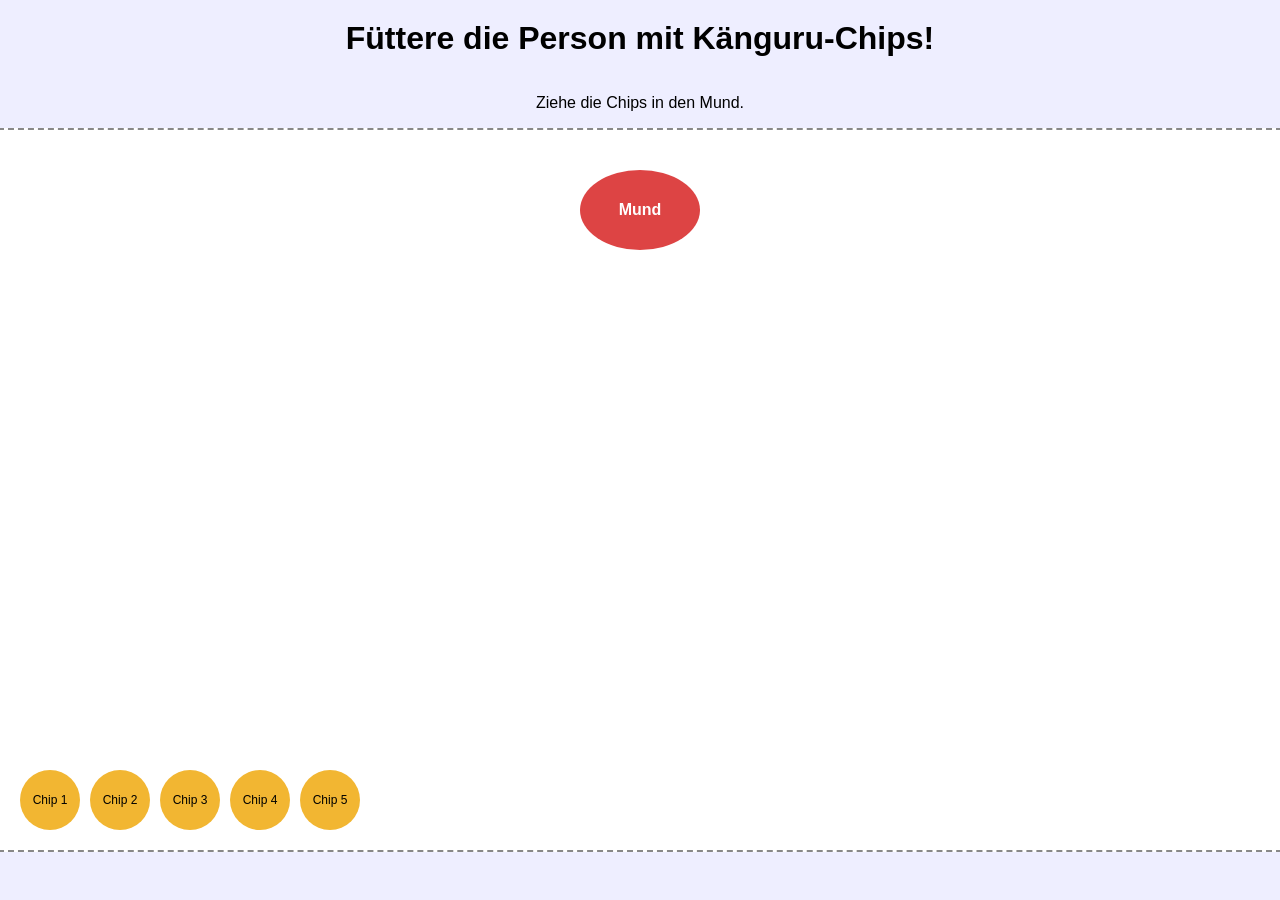
<file: kanguru_chips.html>
<!DOCTYPE html>
<html lang="de">
<head>
    <meta charset="UTF-8">
    <title>Känguru-Chips</title>
    <style>
        body {
            font-family: Arial, sans-serif;
            background:#eef;
            margin:0;
            padding:0;
            display:flex;
            flex-direction:column;
            align-items:center;
        }
        h1 {
            margin-top:20px;
        }
        #playArea {
            position:relative;
            width:100%;
            height:80vh;
            border:2px dashed #888;
            overflow:hidden;
            background:white;
        }
        .chip {
            width:60px;
            height:60px;
            background:#f2b632;
            border-radius:50%;
            display:flex;
            align-items:center;
            justify-content:center;
            font-size:12px;
            position:absolute;
            cursor:pointer;
            user-select:none;
        }
        #mouth {
            position:absolute;
            top:40px;
            left:50%;
            width:120px;
            height:80px;
            transform:translateX(-50%);
            background:#d44;
            border-bottom-left-radius:60px 40px;
            border-bottom-right-radius:60px 40px;
            border-top-left-radius:60px 40px;
            border-top-right-radius:60px 40px;
            display:flex;
            justify-content:center;
            align-items:center;
            color:white;
            font-weight:bold;
        }
    </style>
</head>
<body>
    <h1>Füttere die Person mit Känguru-Chips!</h1>
    <p>Ziehe die Chips in den Mund.</p>
    <div id="playArea">
        <div id="mouth">Mund</div>
    </div>
    <script>
        const AREA = document.getElementById('playArea');
        const MOUTH = document.getElementById('mouth');
        const CHIP_COUNT = 5;
        const chips = [];

        function createChip(i) {
            const chip = document.createElement('div');
            chip.className = 'chip';
            chip.innerText = 'Chip ' + (i+1);
            chip.style.left = 20 + i*70 + 'px';
            chip.style.bottom = '20px';
            chip.style.position = 'absolute';
            AREA.appendChild(chip);
            chips.push(chip);

            let isDragging = false;
            let offsetX, offsetY;
            chip.addEventListener('pointerdown', (e) => {
                isDragging = true;
                offsetX = e.clientX - chip.offsetLeft;
                offsetY = e.clientY - chip.offsetTop;
                chip.setPointerCapture(e.pointerId);
            });
            chip.addEventListener('pointermove', (e) => {
                if (!isDragging) return;
                chip.style.left = (e.clientX - offsetX) + 'px';
                chip.style.top = (e.clientY - offsetY) + 'px';
            });
            chip.addEventListener('pointerup', (e) => {
                if (!isDragging) return;
                isDragging = false;
                chip.releasePointerCapture(e.pointerId);
                checkMouth(chip);
            });
        }

        function checkMouth(chip) {
            const mouthRect = MOUTH.getBoundingClientRect();
            const chipRect = chip.getBoundingClientRect();
            if (
                chipRect.left < mouthRect.right &&
                chipRect.right > mouthRect.left &&
                chipRect.top < mouthRect.bottom &&
                chipRect.bottom > mouthRect.top
            ) {
                chip.remove();
                if (chips.every(c => !c.isConnected)) {
                    alert('Gut gemacht!');
                }
            }
        }

        for (let i = 0; i < CHIP_COUNT; i++) {
            createChip(i);
        }
    </script>
</body>
</html>
</file>
<file: ketchup-game/style.css>
:root {
    --primary-red: #e31837; /* Heinz Red */
    --dark-red: #a30e24;
    --light-red: #ff4d64;
    --bg-dark: #121212;
    --surface-dark: #1e1e1e;
    --text-light: #ffffff;
    --text-muted: #aaaaaa;
    --gold: #ffd700;
    --success: #4caf50;
    --warning: #ff9800;
}

* {
    box-sizing: border-box;
    margin: 0;
    padding: 0;
}

body {
    font-family: 'Outfit', sans-serif;
    background-color: var(--bg-dark);
    color: var(--text-light);
    display: flex;
    justify-content: center;
    align-items: center;
    min-height: 100vh;
    min-height: -webkit-fill-available;
    overflow: hidden;
    padding: env(safe-area-inset-top, 0px) env(safe-area-inset-right, 0px) env(safe-area-inset-bottom, 0px) env(safe-area-inset-left, 0px);
}

.game-container {
    background-color: var(--surface-dark);
    border-radius: 20px;
    padding: 30px;
    max-width: 600px;
    width: 90%;
    box-shadow: 0 20px 50px rgba(0, 0, 0, 0.5), 0 0 0 1px rgba(255,255,255,0.1);
    display: flex;
    flex-direction: column;
    gap: 20px;
    position: relative;
}

.header {
    text-align: center;
}

.header h1 {
    font-size: 2.5rem;
    font-weight: 900;
    background: linear-gradient(135deg, var(--light-red), var(--primary-red));
    -webkit-background-clip: text;
    background-clip: text;
    -webkit-text-fill-color: transparent;
    margin-bottom: 5px;
    text-transform: uppercase;
    letter-spacing: 1px;
}

.header p {
    color: var(--text-muted);
    font-size: 1.1rem;
}

.scene {
    display: flex;
    flex-direction: column;
    gap: 20px;
}

/* Shake Animation Classes */
.shake-light { animation: shake 0.5s cubic-bezier(.36,.07,.19,.97) both infinite; }
.shake-medium { animation: shake 0.2s cubic-bezier(.36,.07,.19,.97) both infinite; }
.shake-heavy { animation: shake 0.1s cubic-bezier(.36,.07,.19,.97) both infinite; }
.shake-extreme { animation: heavyShake 0.05s cubic-bezier(.36,.07,.19,.97) both infinite; }

@keyframes shake {
  10%, 90% { transform: translate3d(-1px, 0, 0); }
  20%, 80% { transform: translate3d(2px, 0, 0); }
  30%, 50%, 70% { transform: translate3d(-4px, 0, 0); }
  40%, 60% { transform: translate3d(4px, 0, 0); }
}

@keyframes heavyShake {
  0% { transform: translate3d(-5px, -5px, 0) rotate(-2deg); }
  25% { transform: translate3d(5px, 5px, 0) rotate(2deg); }
  50% { transform: translate3d(-5px, 5px, 0) rotate(-4deg); }
  75% { transform: translate3d(5px, -5px, 0) rotate(4deg); }
  100% { transform: translate3d(-5px, -5px, 0) rotate(-2deg); }
}

.image-wrapper {
    position: relative;
    width: 100%;
    border-radius: 16px;
    overflow: hidden;
    box-shadow: 0 10px 30px rgba(0,0,0,0.5);
    background-color: #000;
}

.lukas-img {
    width: 100%;
    height: auto;
    display: block;
    transition: transform 0.1s linear, filter 0.1s linear;
    transform-origin: 30% 30%; /* Focus on face usually */
}

/* Dynamic overlay based on ketchup amount */
.image-wrapper::after {
    content: '';
    position: absolute;
    top: 0; left: 0; right: 0; bottom: 0;
    background-color: rgb(255, 0, 0);
    opacity: 0;
    pointer-events: none;
    transition: opacity 0.1s linear;
    z-index: 5;
    mix-blend-mode: color;
}

.lukas-img:active {
    filter: brightness(1.1) contrast(1.1);
}

.lukas-img.pouring {
    transform: scale(1.02);
}

/* Funny Text Popups */
.funny-text-container {
    position: absolute;
    top: 0; left: 0; right: 0; bottom: 0;
    pointer-events: none;
    z-index: 20;
    overflow: hidden;
}

.funny-text {
    position: absolute;
    font-size: 2rem;
    font-weight: 900;
    color: white;
    text-shadow: 2px 2px 0 #000, -1px -1px 0 #000, 1px -1px 0 #000, -1px 1px 0 #000, 1px 1px 0 #000,
                 0 0 20px var(--primary-red);
    pointer-events: none;
    animation: floatUp 1s ease-out forwards;
    white-space: nowrap;
}

@keyframes floatUp {
    0% { transform: translateY(0) scale(0.5); opacity: 0; color: white; }
    20% { opacity: 1; transform: translateY(-20px) scale(1.2); }
    80% { opacity: 1; color: var(--primary-red); }
    100% { transform: translateY(-100px) scale(1.5); opacity: 0; color: darkred; }
}

/* Bloody/Explosion Screen */
.blood-screen {
    position: fixed;
    top: 0; left: 0; right: 0; bottom: 0;
    background-color: rgba(227, 24, 55, 1);
    z-index: 90; /* Just below result modal */
    pointer-events: none;
    opacity: 0;
    transition: opacity 0.5s ease;
    mix-blend-mode: multiply;
}

.blood-screen.active {
    opacity: 1;
}

/* Ketchup Stream Animation */
.ketchup-stream {
    position: absolute;
    top: 55%; /* Approximate position based on the image, adjust later if needed */
    left: 55%;
    width: 10px;
    height: 0;
    background: linear-gradient(to bottom, var(--primary-red), var(--dark-red));
    border-radius: 5px;
    opacity: 0;
    transition: height 0.1s linear, opacity 0.2s;
    box-shadow: 0 0 15px var(--primary-red), inset 0 0 5px rgba(0,0,0,0.5);
    z-index: 10;
}

.ketchup-stream.active {
    opacity: 1;
    height: 150px; /* Length of the stream to the pot */
    animation: flow 0.1s infinite alternate;
}

@keyframes flow {
    from {
        width: 8px;
        transform: translateX(1px);
    }
    to {
        width: 12px;
        transform: translateX(-1px);
    }
}

.meter-container {
    background-color: rgba(0, 0, 0, 0.4);
    padding: 15px;
    border-radius: 12px;
    border: 1px solid rgba(255,255,255,0.05);
}

.meter-label {
    font-weight: 700;
    margin-bottom: 10px;
    text-transform: uppercase;
    letter-spacing: 1px;
    font-size: 0.9rem;
    color: var(--text-muted);
}

.meter-wrapper {
    position: relative;
    margin-top: 40px; /* Make space for the labels above */
}

.meter-bg {
    width: 100%;
    height: 30px;
    background-color: rgba(255,255,255,0.1);
    border-radius: 15px;
    position: relative;
    overflow: hidden;
    box-shadow: inset 0 2px 5px rgba(0,0,0,0.5);
}

.meter-fill {
    height: 100%;
    width: 0%;
    background: linear-gradient(90deg, #ff9800 0%, var(--primary-red) 50%, #800000 100%);
    border-radius: 15px;
    transition: width 0.1s linear, background-color 0.3s ease;
    box-shadow: 0 0 10px rgba(227, 24, 55, 0.5);
}

.meter-markers {
    position: absolute;
    top: 0;
    left: 0;
    width: 100%;
    height: 30px; /* Same as meter-bg */
    display: flex;
    pointer-events: none;
    z-index: 10;
}

.marker {
    height: 100%;
    position: relative;
    border-left: 2px solid rgba(255,255,255,0.3);
    box-sizing: border-box;
}

.marker::after {
    content: attr(data-label);
    position: absolute;
    top: -25px;
    left: 0;
    white-space: nowrap;
    font-size: 0.7rem;
    font-weight: 900;
    color: var(--text-light);
    text-transform: uppercase;
    letter-spacing: 1px;
    text-shadow: 0 0 5px black;
}

.marker-low {
    width: 50%;
    border-left: none;
}

.marker-perfect {
    width: 4%;
    background-color: rgba(76, 175, 80, 0.4);
    border-left: 2px solid var(--success);
    border-right: 2px solid var(--success);
}

.marker-perfect::after {
    color: var(--success);
    font-size: 0.9rem;
    top: -45px; /* Shifting higher */
    left: 50%;
    transform: translateX(-50%);
}

.marker-high {
    width: 46%;
    border-left: none; /* Already has perfect right border */
}

.marker-high::after {
    left: 25px; /* Shifting right to clear the perfect label */
}


.controls {
    display: flex;
    justify-content: center;
    margin-top: 10px;
}

.pour-btn {
    background: linear-gradient(135deg, var(--primary-red), var(--dark-red));
    border: none;
    border-radius: 50px;
    padding: 20px 40px;
    color: white;
    font-family: 'Outfit', sans-serif;
    cursor: pointer;
    box-shadow: 0 10px 20px rgba(227, 24, 55, 0.4), inset 0px 5px 10px rgba(255,255,255,0.2);
    transition: all 0.15s cubic-bezier(0.175, 0.885, 0.32, 1.275);
    display: flex;
    flex-direction: column;
    align-items: center;
    user-select: none;
    outline: none;
    width: 100%;
    touch-action: manipulation;
    -webkit-tap-highlight-color: transparent;
}

.pour-btn:hover {
    transform: translateY(-2px) scale(1.02);
    box-shadow: 0 15px 25px rgba(227, 24, 55, 0.5), inset 0px 5px 10px rgba(255,255,255,0.3);
}

.pour-btn:active, .pour-btn.active {
    transform: translateY(5px) scale(0.98);
    box-shadow: 0 5px 10px rgba(227, 24, 55, 0.4), inset 0px 2px 5px rgba(0,0,0,0.3);
}

.btn-text {
    font-size: 1.5rem;
    font-weight: 900;
    letter-spacing: 2px;
}

.btn-subtext {
    font-size: 0.9rem;
    opacity: 0.8;
    margin-top: 4px;
}


/* Modal */
.result-overlay {
    position: absolute;
    top: 0;
    left: 0;
    width: 100%;
    height: 100%;
    background-color: rgba(0,0,0,0.85);
    backdrop-filter: blur(5px);
    border-radius: 20px;
    display: flex;
    justify-content: center;
    align-items: center;
    z-index: 100;
    opacity: 1;
    transition: opacity 0.3s ease;
}

.result-overlay.hidden {
    opacity: 0;
    pointer-events: none;
}

.result-modal {
    background-color: var(--surface-dark);
    padding: 40px;
    border-radius: 20px;
    text-align: center;
    box-shadow: 0 20px 40px rgba(0,0,0,1), 0 0 0 1px rgba(255,255,255,0.1);
    transform: scale(1);
    transition: transform 0.3s cubic-bezier(0.175, 0.885, 0.32, 1.275);
    max-width: 90%;
}

.result-overlay.hidden .result-modal {
    transform: scale(0.8);
}

.result-modal h2 {
    font-size: 2.5rem;
    margin-bottom: 15px;
}

.result-modal p {
    font-size: 1.2rem;
    color: var(--text-muted);
    margin-bottom: 25px;
}

.rating-stars {
    font-size: 3rem;
    color: var(--gold);
    margin-bottom: 30px;
    letter-spacing: 5px;
    text-shadow: 0 0 20px rgba(255, 215, 0, 0.5);
}

.retry-btn {
    background-color: rgba(255,255,255,0.1);
    color: white;
    border: 1px solid rgba(255,255,255,0.2);
    padding: 15px 30px;
    border-radius: 50px;
    font-family: 'Outfit';
    font-weight: 700;
    font-size: 1.1rem;
    cursor: pointer;
    transition: all 0.2s;
}

.retry-btn:hover {
    background-color: rgba(255,255,255,0.2);
    transform: translateY(-2px);
}

/* Specific Result Colors */
.result-sweet h2 {
    color: var(--primary-red);
}

.result-perfect h2 {
    color: var(--success);
}

.result-bland h2 {
    color: var(--warning);
}
</file>
